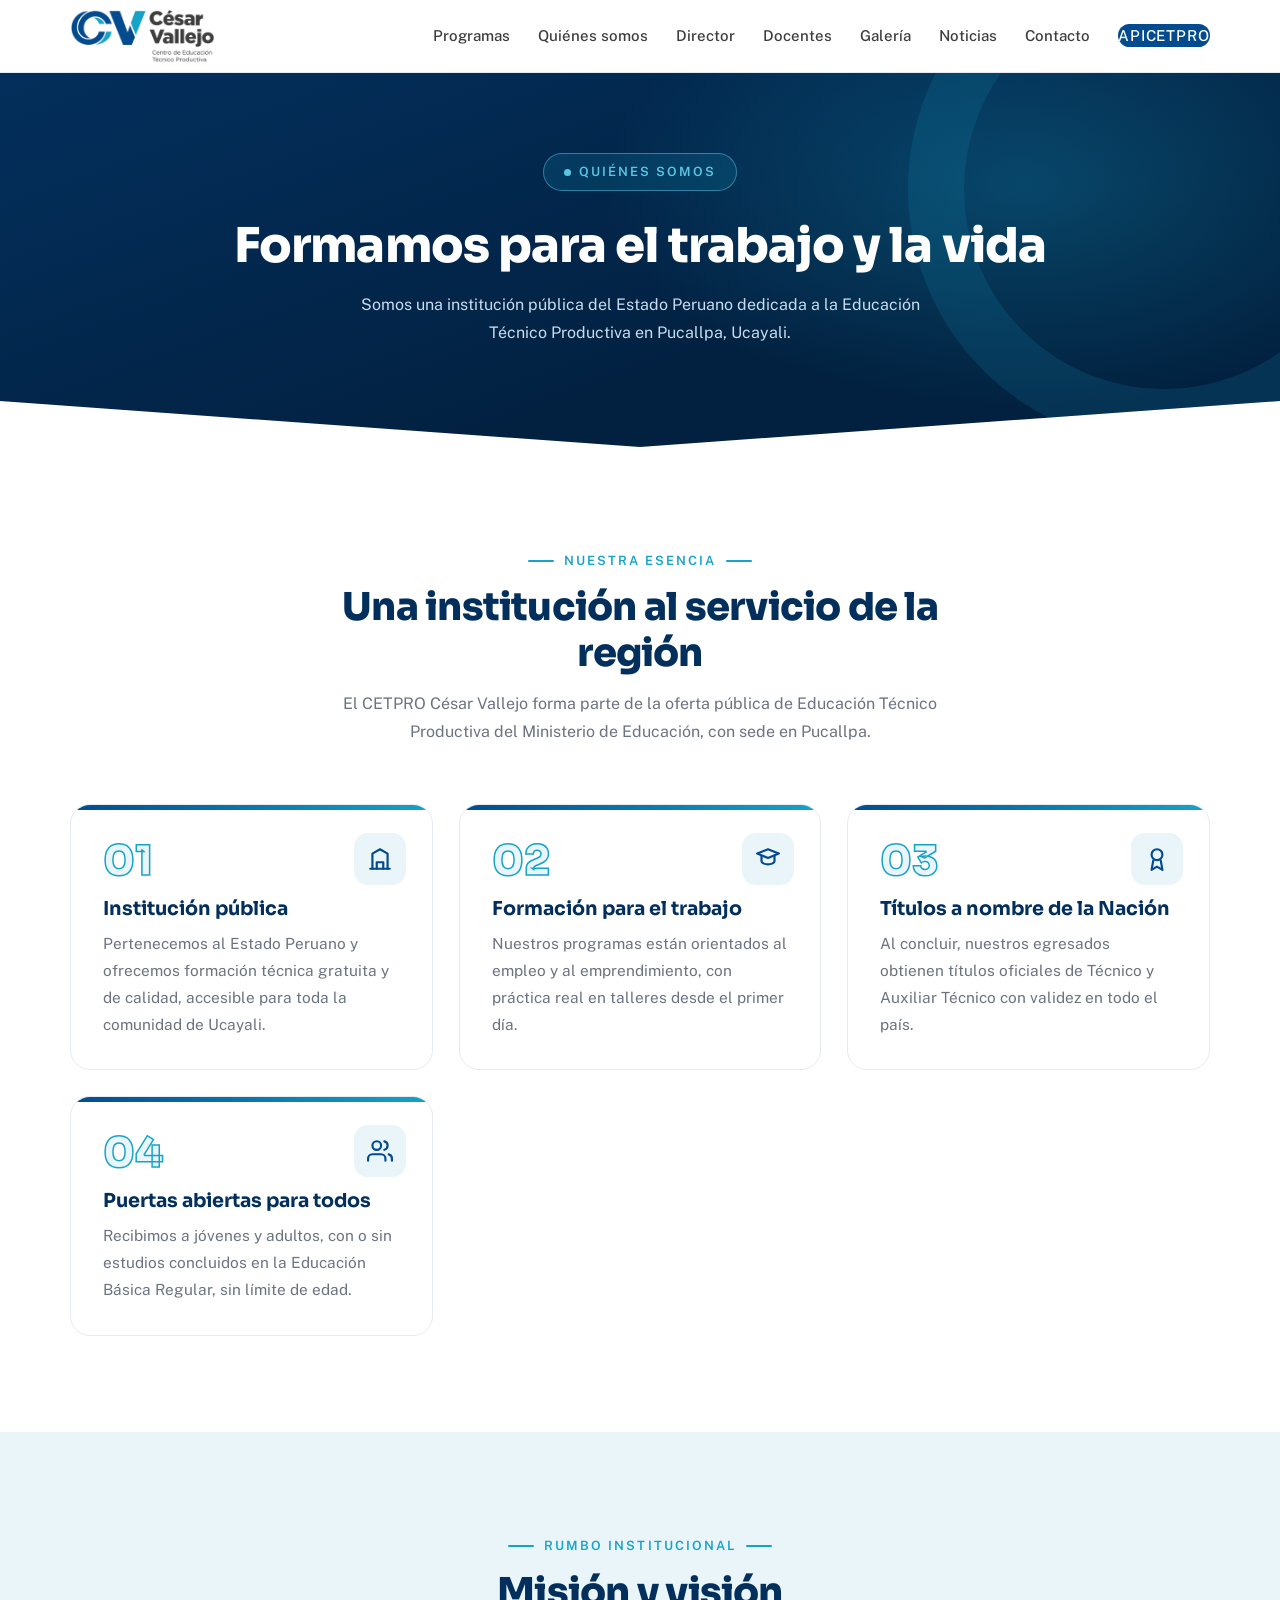
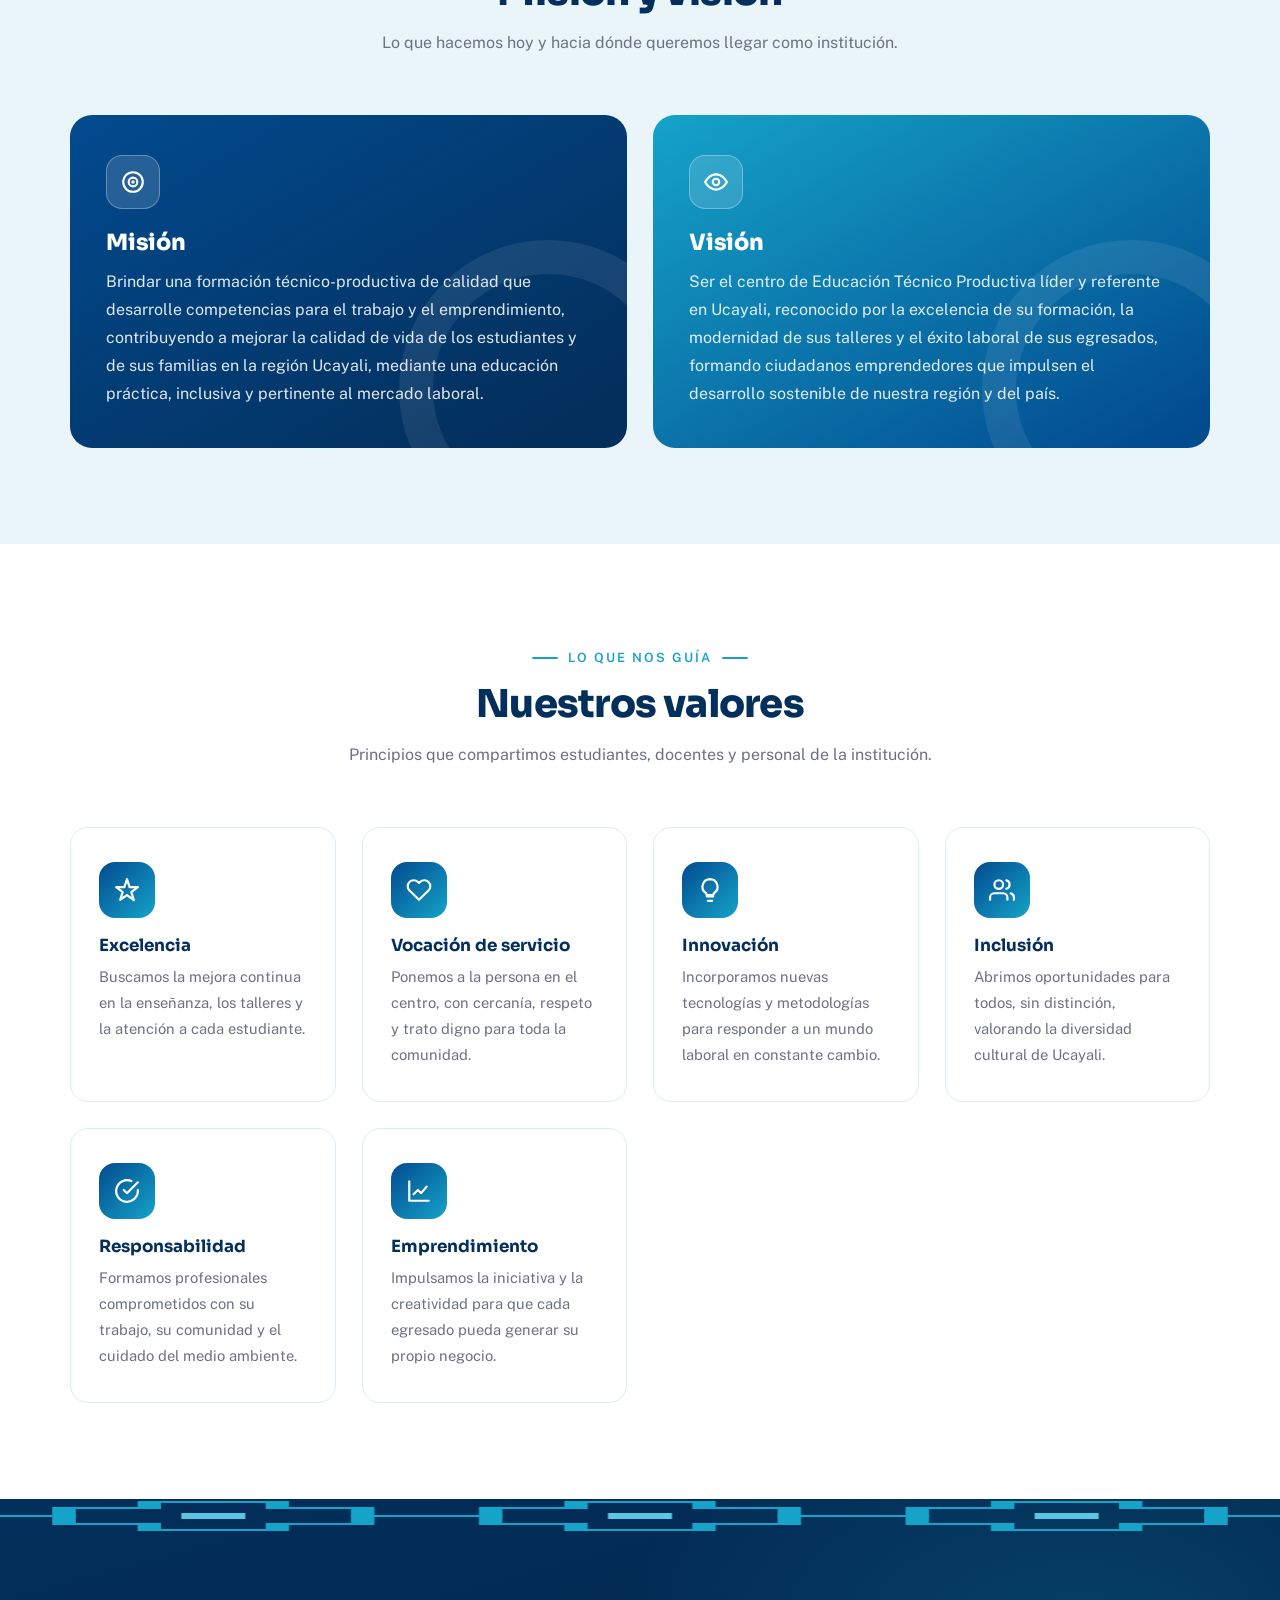
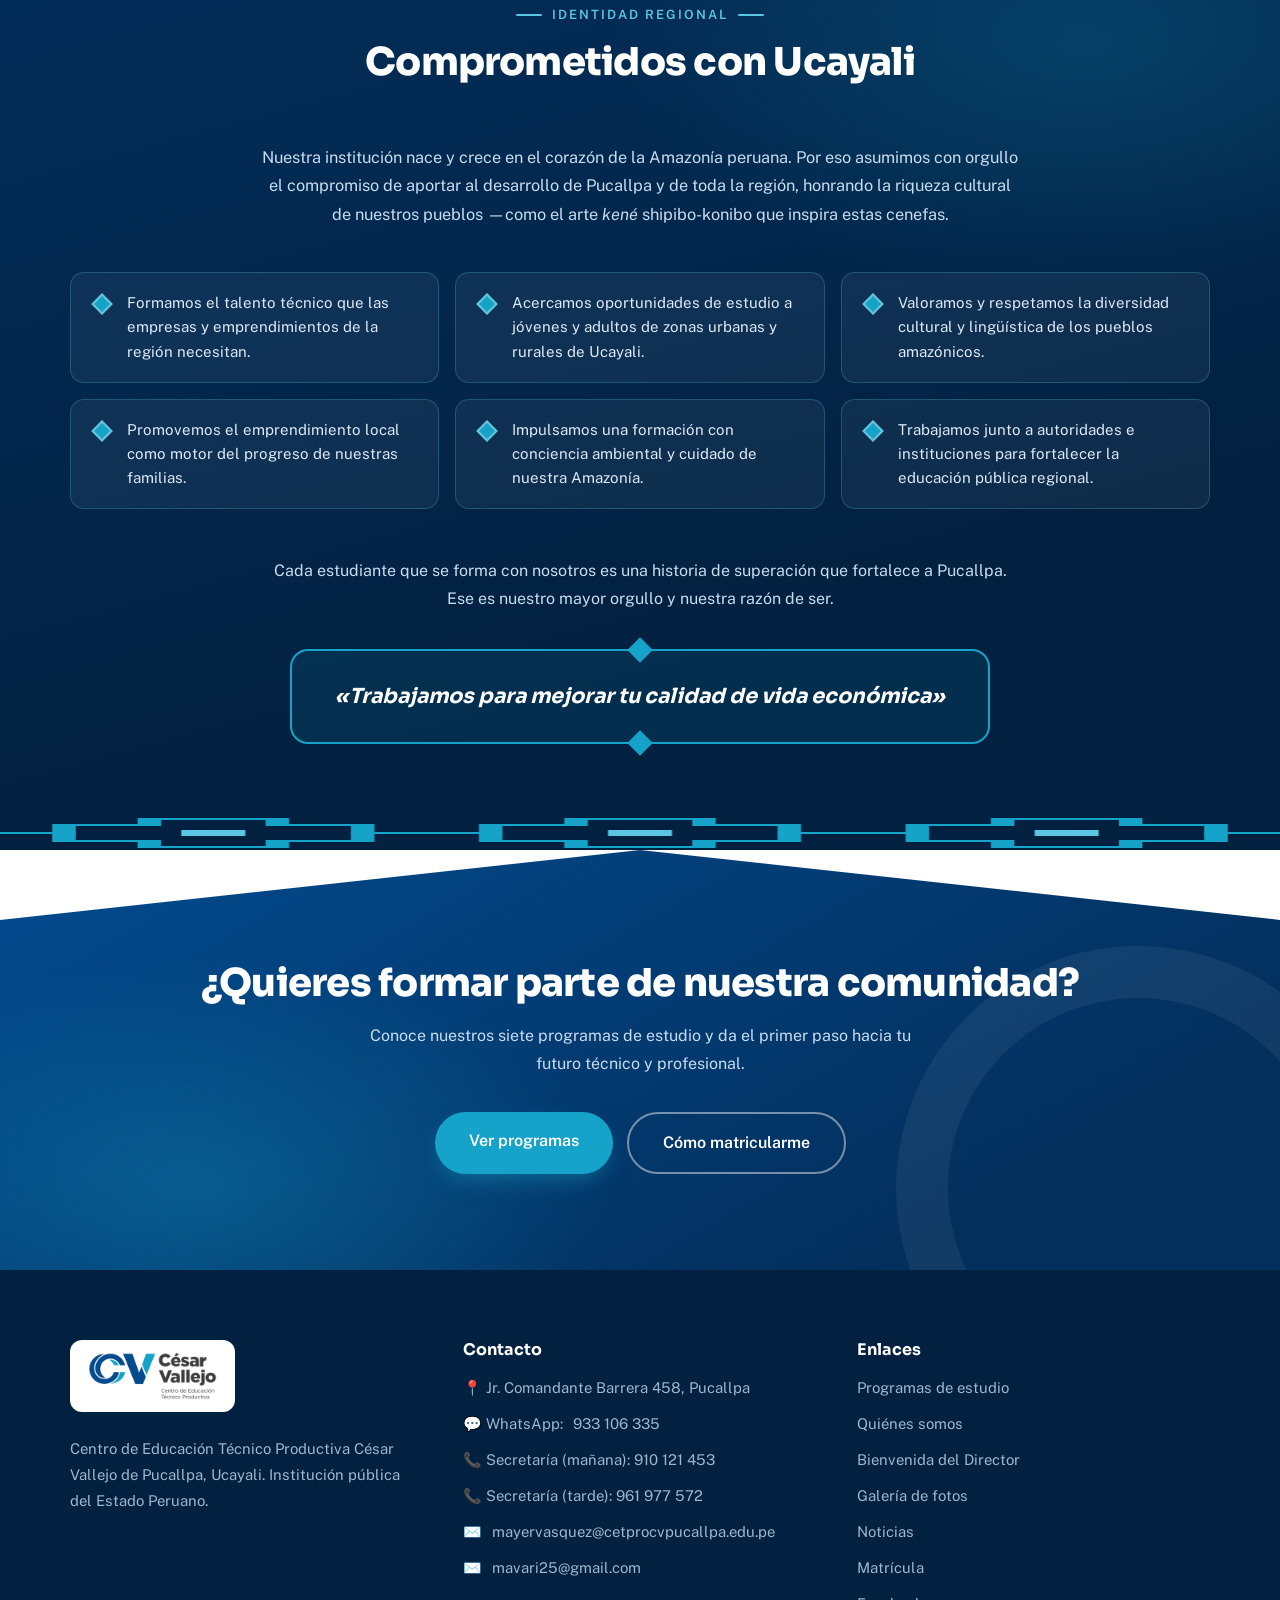
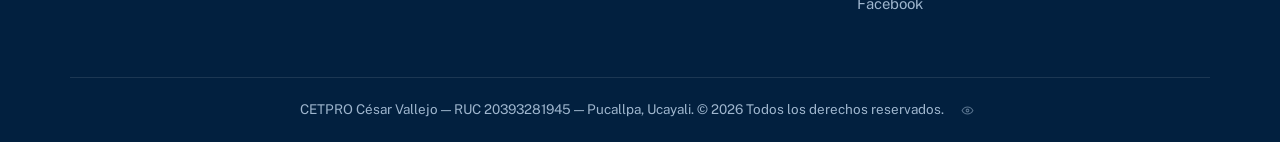
<file: nosotros.html>
<!DOCTYPE html>
<html lang="es">
<head>
<meta charset="UTF-8">
<meta name="viewport" content="width=device-width, initial-scale=1.0">
<title>Quiénes somos — CETPRO César Vallejo | Pucallpa</title>
<meta name="description" content="Conoce al CETPRO César Vallejo de Pucallpa, Ucayali: nuestra misión, visión, valores institucionales y compromiso con el desarrollo de la región.">
<link rel="preconnect" href="https://fonts.googleapis.com">
<link rel="preconnect" href="https://fonts.gstatic.com" crossorigin>
<link href="https://fonts.googleapis.com/css2?family=Sora:wght@400;600;700;800&family=Public+Sans:wght@400;500;600&display=swap" rel="stylesheet">
<link rel="stylesheet" href="estilos.css?v=4">
</head>
<body>

<!-- ==================== MENÚ ==================== -->
<header class="menu">
  <nav class="contenedor" aria-label="Menú principal">
    <a class="marca" href="index.html">
      <img class="logo-img" src="[data-uri]" alt="CETPRO César Vallejo — Centro de Educación Técnico Productiva">
    </a>
    <input type="checkbox" id="abrir-menu" class="check-menu" aria-hidden="true">
    <label for="abrir-menu" class="hamburguesa" aria-label="Abrir menú">
      <span></span><span></span><span></span>
    </label>
    <ul class="nav-links">
      <li><a href="index.html#programas">Programas</a></li>
      <li><a href="nosotros.html">Quiénes somos</a></li>
      <li><a href="director.html">Director</a></li>
      <li><a href="index.html#docentes">Docentes</a></li>
      <li><a href="galeria.html">Galería</a></li>
      <li><a href="noticias.php">Noticias</a></li>
      <li><a href="index.html#contacto">Contacto</a></li>
      <li><a class="btn-nav" href="http://190.119.37.28:8085/apicetpro/#/" target="_blank" rel="noopener">APICETPRO</a></li>
    </ul>
  </nav>
</header>

<!-- ==================== ENCABEZADO ==================== -->
<section class="hero-galeria">
  <div class="contenedor">
    <span class="etiqueta">Quiénes somos</span>
    <h1>Formamos para el trabajo y la vida</h1>
    <p>Somos una institución pública del Estado Peruano dedicada a la
       Educación Técnico Productiva en Pucallpa, Ucayali.</p>
  </div>
</section>

<!-- ==================== PILARES / IDENTIDAD ==================== -->
<section class="seccion">
  <div class="contenedor">
    <div class="encabezado-seccion revelar">
      <p class="mini">Nuestra esencia</p>
      <h2>Una institución al servicio de la región</h2>
      <p>El CETPRO César Vallejo forma parte de la oferta pública de Educación
         Técnico Productiva del Ministerio de Educación, con sede en Pucallpa.</p>
    </div>

    <div class="grilla-identidad">
      <article class="carta-identidad revelar">
        <span class="num">01</span>
        <div class="icono-id">
          <svg viewBox="0 0 24 24" fill="none" stroke-width="2" stroke-linecap="round" stroke-linejoin="round"><path d="M3 21h18"/><path d="M5 21V7l7-4 7 4v14"/><path d="M9 21v-6h6v6"/></svg>
        </div>
        <h3>Institución pública</h3>
        <p>Pertenecemos al Estado Peruano y ofrecemos formación técnica gratuita
           y de calidad, accesible para toda la comunidad de Ucayali.</p>
      </article>

      <article class="carta-identidad revelar">
        <span class="num">02</span>
        <div class="icono-id">
          <svg viewBox="0 0 24 24" fill="none" stroke-width="2" stroke-linecap="round" stroke-linejoin="round"><path d="M2 7l10-4 10 4-10 4L2 7z"/><path d="M6 9v5c0 1.5 2.7 3 6 3s6-1.5 6-3V9"/></svg>
        </div>
        <h3>Formación para el trabajo</h3>
        <p>Nuestros programas están orientados al empleo y al emprendimiento,
           con práctica real en talleres desde el primer día.</p>
      </article>

      <article class="carta-identidad revelar">
        <span class="num">03</span>
        <div class="icono-id">
          <svg viewBox="0 0 24 24" fill="none" stroke-width="2" stroke-linecap="round" stroke-linejoin="round"><circle cx="12" cy="8" r="5"/><path d="M8.5 13.5L7 22l5-3 5 3-1.5-8.5"/></svg>
        </div>
        <h3>Títulos a nombre de la Nación</h3>
        <p>Al concluir, nuestros egresados obtienen títulos oficiales de Técnico
           y Auxiliar Técnico con validez en todo el país.</p>
      </article>

      <article class="carta-identidad revelar">
        <span class="num">04</span>
        <div class="icono-id">
          <svg viewBox="0 0 24 24" fill="none" stroke-width="2" stroke-linecap="round" stroke-linejoin="round"><path d="M17 21v-2a4 4 0 0 0-4-4H5a4 4 0 0 0-4 4v2"/><circle cx="9" cy="7" r="4"/><path d="M23 21v-2a4 4 0 0 0-3-3.87"/><path d="M16 3.13a4 4 0 0 1 0 7.75"/></svg>
        </div>
        <h3>Puertas abiertas para todos</h3>
        <p>Recibimos a jóvenes y adultos, con o sin estudios concluidos en la
           Educación Básica Regular, sin límite de edad.</p>
      </article>
    </div>
  </div>
</section>

<!-- ==================== MISIÓN Y VISIÓN ==================== -->
<section class="seccion seccion-celeste">
  <div class="contenedor">
    <div class="encabezado-seccion revelar">
      <p class="mini">Rumbo institucional</p>
      <h2>Misión y visión</h2>
      <p>Lo que hacemos hoy y hacia dónde queremos llegar como institución.</p>
    </div>

    <div class="grilla-mv">
      <article class="carta-mv mision revelar">
        <div class="icono-mv">
          <svg viewBox="0 0 24 24" fill="none" stroke-width="2" stroke-linecap="round" stroke-linejoin="round"><circle cx="12" cy="12" r="9"/><circle cx="12" cy="12" r="4"/><circle cx="12" cy="12" r="0.6" fill="currentColor"/></svg>
        </div>
        <h3>Misión</h3>
        <p>Brindar una formación técnico-productiva de calidad que desarrolle
           competencias para el trabajo y el emprendimiento, contribuyendo a
           mejorar la calidad de vida de los estudiantes y de sus familias en
           la región Ucayali, mediante una educación práctica, inclusiva y
           pertinente al mercado laboral.</p>
      </article>

      <article class="carta-mv vision revelar">
        <div class="icono-mv">
          <svg viewBox="0 0 24 24" fill="none" stroke-width="2" stroke-linecap="round" stroke-linejoin="round"><path d="M2 12s3.5-7 10-7 10 7 10 7-3.5 7-10 7-10-7-10-7z"/><circle cx="12" cy="12" r="3"/></svg>
        </div>
        <h3>Visión</h3>
        <p>Ser el centro de Educación Técnico Productiva líder y referente en
           Ucayali, reconocido por la excelencia de su formación, la modernidad
           de sus talleres y el éxito laboral de sus egresados, formando
           ciudadanos emprendedores que impulsen el desarrollo sostenible de
           nuestra región y del país.</p>
      </article>
    </div>
  </div>
</section>

<!-- ==================== VALORES ==================== -->
<section class="seccion">
  <div class="contenedor">
    <div class="encabezado-seccion revelar">
      <p class="mini">Lo que nos guía</p>
      <h2>Nuestros valores</h2>
      <p>Principios que compartimos estudiantes, docentes y personal de la institución.</p>
    </div>

    <div class="grilla-razones">
      <div class="razon revelar">
        <div class="icono">
          <svg viewBox="0 0 24 24" fill="none" stroke-width="2" stroke-linecap="round" stroke-linejoin="round"><path d="M12 2l2.4 7.4H22l-6 4.6 2.3 7.4-6.3-4.6L5.7 21 8 14 2 9.4h7.6z"/></svg>
        </div>
        <h3>Excelencia</h3>
        <p>Buscamos la mejora continua en la enseñanza, los talleres y la
           atención a cada estudiante.</p>
      </div>
      <div class="razon revelar">
        <div class="icono">
          <svg viewBox="0 0 24 24" fill="none" stroke-width="2" stroke-linecap="round" stroke-linejoin="round"><path d="M20.8 4.6a5.5 5.5 0 0 0-7.8 0L12 5.6l-1-1a5.5 5.5 0 0 0-7.8 7.8l1 1L12 21l7.8-7.6 1-1a5.5 5.5 0 0 0 0-7.8z"/></svg>
        </div>
        <h3>Vocación de servicio</h3>
        <p>Ponemos a la persona en el centro, con cercanía, respeto y trato
           digno para toda la comunidad.</p>
      </div>
      <div class="razon revelar">
        <div class="icono">
          <svg viewBox="0 0 24 24" fill="none" stroke-width="2" stroke-linecap="round" stroke-linejoin="round"><path d="M9 18h6"/><path d="M10 22h4"/><path d="M12 2a7 7 0 0 0-4 12.7c.6.5 1 1.3 1 2.1h6c0-.8.4-1.6 1-2.1A7 7 0 0 0 12 2z"/></svg>
        </div>
        <h3>Innovación</h3>
        <p>Incorporamos nuevas tecnologías y metodologías para responder a un
           mundo laboral en constante cambio.</p>
      </div>
      <div class="razon revelar">
        <div class="icono">
          <svg viewBox="0 0 24 24" fill="none" stroke-width="2" stroke-linecap="round" stroke-linejoin="round"><path d="M17 21v-2a4 4 0 0 0-4-4H5a4 4 0 0 0-4 4v2"/><circle cx="9" cy="7" r="4"/><path d="M23 21v-2a4 4 0 0 0-3-3.87"/><path d="M16 3.13a4 4 0 0 1 0 7.75"/></svg>
        </div>
        <h3>Inclusión</h3>
        <p>Abrimos oportunidades para todos, sin distinción, valorando la
           diversidad cultural de Ucayali.</p>
      </div>
      <div class="razon revelar">
        <div class="icono">
          <svg viewBox="0 0 24 24" fill="none" stroke-width="2" stroke-linecap="round" stroke-linejoin="round"><path d="M22 11.08V12a10 10 0 1 1-5.93-9.14"/><path d="M22 4L12 14.01l-3-3"/></svg>
        </div>
        <h3>Responsabilidad</h3>
        <p>Formamos profesionales comprometidos con su trabajo, su comunidad y
           el cuidado del medio ambiente.</p>
      </div>
      <div class="razon revelar">
        <div class="icono">
          <svg viewBox="0 0 24 24" fill="none" stroke-width="2" stroke-linecap="round" stroke-linejoin="round"><path d="M3 3v18h18"/><path d="M7 15l4-4 3 3 5-6"/></svg>
        </div>
        <h3>Emprendimiento</h3>
        <p>Impulsamos la iniciativa y la creatividad para que cada egresado
           pueda generar su propio negocio.</p>
      </div>
    </div>
  </div>
</section>

<!-- ==================== COMPROMISO CON UCAYALI ==================== -->
<section class="compromiso">
  <svg class="cenefa-kene" viewBox="0 0 120 34" preserveAspectRatio="none" xmlns="http://www.w3.org/2000/svg" aria-hidden="true">
    <defs>
      <pattern id="kene-top" width="40" height="34" patternUnits="userSpaceOnUse">
        <g fill="none" stroke="#15A3C9" stroke-width="2.2">
          <path d="M0 17h6v-8h8v-6h12v6h8v8h6"/>
          <path d="M0 17h6v8h8v6h12v-6h8v-8h6"/>
          <rect x="17" y="14" width="6" height="6" fill="#5BC6E4" stroke="none"/>
        </g>
      </pattern>
    </defs>
    <rect width="120" height="34" fill="url(#kene-top)"/>
  </svg>

  <div class="cuerpo-compromiso">
    <div class="contenedor">
      <div class="encabezado-seccion revelar">
        <p class="mini">Identidad regional</p>
        <h2>Comprometidos con Ucayali</h2>
      </div>

      <p class="intro revelar">Nuestra institución nace y crece en el corazón de la
         Amazonía peruana. Por eso asumimos con orgullo el compromiso de aportar al
         desarrollo de Pucallpa y de toda la región, honrando la riqueza cultural de
         nuestros pueblos —como el arte <em>kené</em> shipibo-konibo que inspira estas
         cenefas.</p>

      <div class="grilla-compromisos">
        <div class="item-compromiso revelar">
          <span class="rombo"></span>
          <p>Formamos el talento técnico que las empresas y emprendimientos de la
             región necesitan.</p>
        </div>
        <div class="item-compromiso revelar">
          <span class="rombo"></span>
          <p>Acercamos oportunidades de estudio a jóvenes y adultos de zonas urbanas
             y rurales de Ucayali.</p>
        </div>
        <div class="item-compromiso revelar">
          <span class="rombo"></span>
          <p>Valoramos y respetamos la diversidad cultural y lingüística de los
             pueblos amazónicos.</p>
        </div>
        <div class="item-compromiso revelar">
          <span class="rombo"></span>
          <p>Promovemos el emprendimiento local como motor del progreso de nuestras
             familias.</p>
        </div>
        <div class="item-compromiso revelar">
          <span class="rombo"></span>
          <p>Impulsamos una formación con conciencia ambiental y cuidado de nuestra
             Amazonía.</p>
        </div>
        <div class="item-compromiso revelar">
          <span class="rombo"></span>
          <p>Trabajamos junto a autoridades e instituciones para fortalecer la
             educación pública regional.</p>
        </div>
      </div>

      <div class="cierre-compromiso revelar">
        <p>Cada estudiante que se forma con nosotros es una historia de superación
           que fortalece a Pucallpa. Ese es nuestro mayor orgullo y nuestra razón de
           ser.</p>
        <div class="lema-ucayali">«Trabajamos para mejorar tu calidad de vida económica»</div>
      </div>
    </div>
  </div>

  <svg class="cenefa-kene" viewBox="0 0 120 34" preserveAspectRatio="none" xmlns="http://www.w3.org/2000/svg" aria-hidden="true" style="transform:rotate(180deg)">
    <defs>
      <pattern id="kene-bottom" width="40" height="34" patternUnits="userSpaceOnUse">
        <g fill="none" stroke="#15A3C9" stroke-width="2.2">
          <path d="M0 17h6v-8h8v-6h12v6h8v8h6"/>
          <path d="M0 17h6v8h8v6h12v-6h8v-8h6"/>
          <rect x="17" y="14" width="6" height="6" fill="#5BC6E4" stroke="none"/>
        </g>
      </pattern>
    </defs>
    <rect width="120" height="34" fill="url(#kene-bottom)"/>
  </svg>
</section>

<!-- ==================== LLAMADO A LA ACCIÓN ==================== -->
<section class="cta">
  <div class="contenedor">
    <h2>¿Quieres formar parte de nuestra comunidad?</h2>
    <p>Conoce nuestros siete programas de estudio y da el primer paso hacia tu
       futuro técnico y profesional.</p>
    <div class="botones-hero">
      <a class="btn btn-celeste" href="index.html#programas">Ver programas</a>
      <a class="btn btn-borde" href="index.html#matricula">Cómo matricularme</a>
    </div>
  </div>
</section>


<!-- ==================== PIE DE PÁGINA ==================== -->
<footer class="pie" id="contacto">
  <div class="contenedor">
    <div class="grilla-pie">
      <div>
        <div class="placa-logo"><img src="[data-uri]" alt="CETPRO César Vallejo"></div>
        <p>Centro de Educación Técnico Productiva César Vallejo de Pucallpa,
           Ucayali. Institución pública del Estado Peruano.</p>
      </div>
      <div>
        <h3>Contacto</h3>
        <ul>
          <li>📍 Jr. Comandante Barrera 458, Pucallpa</li>
          <li>💬 WhatsApp: <a href="https://wa.me/51933106335">933 106 335</a></li>
          <li>📞 Secretaría (mañana): 910 121 453</li>
          <li>📞 Secretaría (tarde): 961 977 572</li>
          <li>✉️ <a href="mailto:mayervasquez@cetprocvpucallpa.edu.pe">mayervasquez@cetprocvpucallpa.edu.pe</a></li>
          <li>✉️ <a href="mailto:mavari25@gmail.com">mavari25@gmail.com</a></li>
        </ul>
      </div>
      <div>
        <h3>Enlaces</h3>
        <ul>
          <li><a href="index.html#programas">Programas de estudio</a></li>
          <li><a href="nosotros.html">Quiénes somos</a></li>
          <li><a href="director.html">Bienvenida del Director</a></li>
          <li><a href="galeria.html">Galería de fotos</a></li>
          <li><a href="noticias.php">Noticias</a></li>
          <li><a href="index.html#matricula">Matrícula</a></li>
          <li><a href="https://www.facebook.com/cetprocvpucallpa/" target="_blank" rel="noopener">Facebook</a></li>
        </ul>
      </div>
    </div>
    <div class="linea-final">
      CETPRO César Vallejo — RUC 20393281945 — Pucallpa, Ucayali. © 2026 Todos los derechos reservados.
      <span class="contador-visitas" id="contador" hidden>
        <svg viewBox="0 0 24 24" fill="none" stroke-width="2" stroke-linecap="round" stroke-linejoin="round"><path d="M2 12s3.5-6.5 10-6.5S22 12 22 12s-3.5 6.5-10 6.5S2 12 2 12z"/><circle cx="12" cy="12" r="2.5"/></svg>
        <span class="cifra"></span>
      </span>
    </div>
  </div>
</footer>

<script>
const obs = new IntersectionObserver((es) => {
  es.forEach(e => { if (e.isIntersecting){ e.target.classList.add('visible'); obs.unobserve(e.target); } });
}, { threshold: .1 });
document.querySelectorAll('.revelar').forEach(el => obs.observe(el));

/* Contador de visitas propio (guardado en tu hosting, sin servicios externos). */
(function(){
  const caja = document.getElementById('contador');
  if(!caja) return;
  fetch('contador.php')
    .then(r => r.json())
    .then(d => {
      if(d && typeof d.value === 'number'){
        caja.querySelector('.cifra').textContent = d.value.toLocaleString('es-PE') + ' visitas';
        caja.hidden = false;
      }
    })
    .catch(() => {});
})();
</script>

</body>
</html>
</file>
<file: estilos.css>
/* ============================================================
   PALETA INSTITUCIONAL — colores del logo
   Cambia un color aquí y se actualiza en toda la página
   ============================================================ */
:root{
  --azul:       #024B8F;
  --azul-osc:   #032F5C;
  --azul-noche: #02203F;
  --celeste:    #15A3C9;
  --celeste-cl: #5BC6E4;
  --gris:       #3D3D3D;
  --gris-suave: #6B7280;
  --celeste-bg: #EAF5FA;
  --crema:      #F7FAFC;
  --blanco:     #FFFFFF;
  --f-display: 'Sora', sans-serif;
  --f-texto:   'Public Sans', sans-serif;
  --sombra: 0 18px 40px -12px rgba(2,75,143,.18);
}

*{ margin:0; padding:0; box-sizing:border-box; }
html{ scroll-behavior:smooth; }
body{
  font-family: var(--f-texto);
  color: var(--gris);
  line-height: 1.75;
  background: var(--blanco);
  overflow-x: hidden;
}
img{ max-width:100%; display:block; }
h1,h2,h3{ font-family: var(--f-display); line-height:1.2; }
.contenedor{ width:min(1140px, 92%); margin-inline:auto; }

/* Animación de aparición al hacer scroll */
.revelar{ opacity:0; transform: translateY(26px); transition: opacity .7s ease, transform .7s ease; }
.revelar.visible{ opacity:1; transform:none; }

/* ============================================================
   MENÚ SUPERIOR
   ============================================================ */
.menu{
  position:sticky; top:0; z-index:100;
  background: rgba(255,255,255,.92);
  backdrop-filter: blur(10px);
  border-bottom:1px solid #E5EBF1;
}
.menu .contenedor{
  display:flex; align-items:center; justify-content:space-between;
  min-height:72px; gap:16px;
}
.marca{ display:flex; align-items:center; gap:12px; text-decoration:none; }
.marca img.logo-img{ height:54px; width:auto; }
.logo-cv{
  width:44px; height:44px; border-radius:12px;
  background: linear-gradient(135deg, var(--azul), var(--celeste));
  color:#fff; display:flex; align-items:center; justify-content:center;
  font-family:var(--f-display); font-weight:800; font-size:1.05rem;
  letter-spacing:-.03em;
}
.marca .nombre{ line-height:1.2; }
.marca .nombre strong{
  display:block; font-family:var(--f-display); font-weight:700;
  color:var(--azul); font-size:1rem;
}
.marca .nombre small{ color:var(--gris-suave); font-size:.72rem; letter-spacing:.05em; }

.nav-links{ display:flex; align-items:center; gap:28px; list-style:none; }
.nav-links a{
  text-decoration:none; color:var(--gris); font-weight:500; font-size:.94rem;
  position:relative; padding:4px 0; transition:color .2s;
}
.nav-links a:not(.btn-nav)::after{
  content:""; position:absolute; left:0; bottom:-2px; width:0; height:2px;
  background:var(--celeste); transition:width .25s;
}
.nav-links a:hover{ color:var(--azul); }
.nav-links a:not(.btn-nav):hover::after{ width:100%; }
.nav-links a:focus-visible{ outline:2px solid var(--celeste); outline-offset:4px; border-radius:2px; }
.btn-nav{
  background:var(--azul); color:#fff !important;
  padding:11px 26px; border-radius:100px; transition:background .2s, transform .15s;
  font-size:.88rem; font-weight:600; letter-spacing:.06em;
  white-space:nowrap; line-height:1;
  display:inline-flex; align-items:center;
}
.btn-nav:hover{ background:var(--celeste); transform:translateY(-1px); }

.check-menu{ display:none; }
.hamburguesa{ display:none; cursor:pointer; width:30px; height:22px; position:relative; z-index:110; }
.hamburguesa span{
  position:absolute; left:0; width:100%; height:3px; background:var(--azul);
  border-radius:2px; transition:.25s;
}
.hamburguesa span:nth-child(1){ top:0; }
.hamburguesa span:nth-child(2){ top:9px; }
.hamburguesa span:nth-child(3){ top:18px; }

/* ============================================================
   BANNER PRINCIPAL — formas geométricas de la "C" y la "V"
   ============================================================ */
.hero{
  position:relative;
  background:
    radial-gradient(900px 500px at 85% 20%, rgba(21,163,201,.28), transparent 60%),
    linear-gradient(160deg, var(--azul-osc) 0%, var(--azul-noche) 70%);
  color:#fff;
  padding:110px 0 150px;
  clip-path: polygon(0 0, 100% 0, 100% calc(100% - 70px), 50% 100%, 0 calc(100% - 70px));
  overflow:hidden;
}
/* La "C": anillo translúcido */
.hero::before{
  content:""; position:absolute; right:-140px; top:-120px;
  width:460px; height:460px; border-radius:50%;
  border:64px solid rgba(21,163,201,.16);
}
/* La "V": trazo diagonal */
.hero::after{
  content:""; position:absolute; left:-80px; bottom:-40px;
  width:380px; height:380px;
  background: linear-gradient(135deg, rgba(21,163,201,.14), transparent 65%);
  clip-path: polygon(0 0, 55% 0, 100% 100%, 45% 100%);
}
.hero .contenedor{ position:relative; z-index:2; max-width:820px; text-align:center; }
.etiqueta{
  display:inline-flex; align-items:center; gap:8px;
  background:rgba(21,163,201,.16); border:1px solid rgba(91,198,228,.5);
  color:var(--celeste-cl); font-size:.8rem; font-weight:600;
  letter-spacing:.16em; text-transform:uppercase;
  padding:7px 20px; border-radius:100px; margin-bottom:26px;
}
.etiqueta::before{ content:""; width:7px; height:7px; border-radius:50%; background:var(--celeste-cl); }
.hero h1{
  font-size:clamp(2.2rem, 5.4vw, 3.6rem);
  font-weight:800; letter-spacing:-.02em;
}
.hero h1 em{
  font-style:normal; color:var(--celeste-cl); position:relative; white-space:nowrap;
}
.hero h1 em::after{
  content:""; position:absolute; left:0; right:0; bottom:6px; height:12px;
  background:rgba(21,163,201,.28); z-index:-1; border-radius:3px;
}
.hero p{
  max-width:640px; margin:22px auto 36px;
  font-size:1.08rem; color:#C9DCEF;
}
.botones-hero{ display:flex; justify-content:center; gap:14px; flex-wrap:wrap; }
.btn{
  display:inline-block; font-weight:600; text-decoration:none;
  padding:15px 34px; border-radius:100px; font-size:1rem;
  transition:transform .15s, background .2s, box-shadow .2s;
}
.btn:active{ transform:scale(.97); }
.btn-celeste{ background:var(--celeste); color:#fff; box-shadow:0 10px 24px -8px rgba(21,163,201,.55); }
.btn-celeste:hover{ background:#0F8FB2; transform:translateY(-2px); }
.btn-borde{ border:2px solid rgba(255,255,255,.45); color:#fff; }
.btn-borde:hover{ border-color:#fff; background:rgba(255,255,255,.08); transform:translateY(-2px); }

/* ============================================================
   FRANJA DE DATOS — se superpone al banner
   ============================================================ */
.datos{
  position:relative; z-index:5;
  margin-top:-64px;
}
.datos .caja{
  background:#fff; border-radius:20px; box-shadow:var(--sombra);
  display:grid; grid-template-columns:repeat(auto-fit, minmax(200px,1fr));
  overflow:hidden; border:1px solid #E5EBF1;
}
.dato{
  padding:30px 26px; text-align:center; position:relative;
}
.dato + .dato::before{
  content:""; position:absolute; left:0; top:24%; height:52%; width:1px; background:#E5EBF1;
}
.dato strong{
  display:block; font-family:var(--f-display); font-weight:800;
  font-size:2rem; color:var(--azul); letter-spacing:-.02em;
}
.dato span{ font-size:.9rem; color:var(--gris-suave); }

/* ============================================================
   SECCIONES
   ============================================================ */
.seccion{ padding:96px 0; }
.seccion-celeste{ background:var(--celeste-bg); }
.encabezado-seccion{ max-width:660px; margin:0 auto 58px; text-align:center; }
.encabezado-seccion .mini{
  display:inline-flex; align-items:center; gap:10px;
  color:var(--celeste); font-weight:600; letter-spacing:.16em;
  text-transform:uppercase; font-size:.8rem;
}
.encabezado-seccion .mini::before,
.encabezado-seccion .mini::after{
  content:""; width:26px; height:2px; background:var(--celeste); border-radius:2px;
}
.encabezado-seccion h2{
  color:var(--azul-osc); font-weight:800;
  font-size:clamp(1.7rem, 3.6vw, 2.4rem); letter-spacing:-.02em;
  margin:12px 0 14px;
}
.encabezado-seccion > p{ color:var(--gris-suave); }

/* ============================================================
   TARJETAS DE PROGRAMAS
   ============================================================ */
.grilla-programas{
  display:grid; grid-template-columns:repeat(auto-fit, minmax(300px,1fr));
  gap:28px;
}
.tarjeta{
  background:#fff; border:1px solid #E5EBF1; border-radius:18px;
  overflow:hidden; display:flex; flex-direction:column;
  transition:transform .25s, box-shadow .25s, border-color .25s;
}
.tarjeta:hover{
  transform:translateY(-8px);
  box-shadow:var(--sombra);
  border-color:rgba(21,163,201,.5);
}
/* Zona de imagen: reemplaza el div por <img class="foto" src="img/....jpg" alt="..."> */
.foto{
  aspect-ratio:16/9; width:100%; object-fit:cover;
  background:linear-gradient(140deg, var(--azul) 0%, var(--azul-osc) 55%, var(--celeste) 130%);
  display:flex; align-items:center; justify-content:center; position:relative;
}
.foto svg{ width:58px; height:58px; stroke:rgba(255,255,255,.9); }
.foto img{
  position:absolute; inset:0; width:100%; height:100%; object-fit:cover;
  transition:transform .4s;
}
.tarjeta:hover .foto img{ transform:scale(1.05); }
.numero{
  z-index:2;
  position:absolute; top:14px; left:14px;
  backdrop-filter: blur(4px); background:rgba(2,47,92,.45);
  background:rgba(255,255,255,.14); border:1px solid rgba(255,255,255,.35);
  color:#fff; font-family:var(--f-display); font-weight:700; font-size:.8rem;
  padding:4px 12px; border-radius:100px; letter-spacing:.08em;
}
.tarjeta .cuerpo{ padding:26px 28px 30px; display:flex; flex-direction:column; gap:10px; flex:1; }
.tarjeta h3{ color:var(--azul-osc); font-size:1.18rem; font-weight:700; letter-spacing:-.01em; }
.tarjeta .cuerpo p{ font-size:.95rem; color:var(--gris-suave); }
.duracion{
  align-self:flex-start;
  font-size:.75rem; font-weight:600; letter-spacing:.05em;
  color:var(--azul); background:var(--celeste-bg);
  padding:4px 12px; border-radius:100px;
}
.modulos{
  list-style:none; margin:2px 0 6px; padding:0;
}
.modulos li{
  position:relative; padding-left:24px; margin-bottom:8px;
  font-size:.88rem; color:var(--gris-suave); line-height:1.55;
  text-wrap:pretty;
}
.modulos li::before{
  content:"✓"; position:absolute; left:0; top:0;
  color:var(--celeste); font-weight:700;
}
.enlace{
  color:var(--celeste); font-weight:600; text-decoration:none; font-size:.94rem;
  display:inline-flex; align-items:center; gap:6px;
  margin-top:auto;
}
.enlace::after{ content:"→"; transition:transform .2s; }
.enlace:hover::after{ transform:translateX(5px); }
.nota-titulos{
  text-align:center; margin-top:40px; font-size:.96rem; color:var(--gris-suave);
}
.nota-titulos strong{ color:var(--azul); }

/* ============================================================
   POR QUÉ ELEGIRNOS
   ============================================================ */
.grilla-razones{
  display:grid; grid-template-columns:repeat(auto-fit, minmax(240px,1fr)); gap:26px;
}
.razon{
  background:#fff; border-radius:18px; padding:34px 28px;
  border:1px solid #DCEAF2;
  transition:transform .25s, box-shadow .25s;
}
.razon:hover{ transform:translateY(-6px); box-shadow:var(--sombra); }
.razon .icono{
  width:56px; height:56px; border-radius:16px;
  background:linear-gradient(135deg, var(--azul), var(--celeste));
  display:flex; align-items:center; justify-content:center; margin-bottom:18px;
}
.razon .icono svg{ width:26px; height:26px; stroke:#fff; }
.razon h3{ color:var(--azul-osc); font-size:1.05rem; font-weight:700; margin-bottom:8px; }
.razon p{ font-size:.92rem; color:var(--gris-suave); }

/* ============================================================
   DOCENTES
   ============================================================ */
.foto-equipo{ max-width: 940px; margin-inline: auto; }
.marco-equipo{
  aspect-ratio: 21/9; width:100%;
  border-radius: 22px;
  background: linear-gradient(140deg, var(--azul) 0%, var(--azul-osc) 55%, var(--celeste) 140%);
  display:flex; flex-direction:column; align-items:center; justify-content:center; gap:14px;
  color: rgba(255,255,255,.92); font-size: 1rem; font-weight: 500;
  object-fit: cover;
  box-shadow: var(--sombra);
  border: 6px solid #fff;
  outline: 1px solid #E5EBF1;
}
.marco-equipo svg{ width:64px; height:64px; stroke:rgba(255,255,255,.85); }
img.marco-equipo{ aspect-ratio:auto; height:auto; }
.leyenda-equipo{
  text-align:center; margin-top:22px; color:var(--gris-suave);
  font-size:.97rem; max-width:640px; margin-inline:auto;
}

/* ============================================================
   LLAMADO A LA ACCIÓN
   ============================================================ */
.cta{
  position:relative;
  background:
    radial-gradient(700px 380px at 15% 80%, rgba(21,163,201,.3), transparent 60%),
    linear-gradient(150deg, var(--azul) 0%, var(--azul-osc) 80%);
  color:#fff; text-align:center;
  padding:110px 0 96px;
  clip-path:polygon(0 70px, 50% 0, 100% 70px, 100% 100%, 0 100%);
  overflow:hidden;
}
.cta::before{
  content:""; position:absolute; right:-100px; bottom:-160px;
  width:380px; height:380px; border-radius:50%;
  border:52px solid rgba(255,255,255,.06);
}
.cta h2{ font-size:clamp(1.7rem, 3.6vw, 2.4rem); font-weight:800; letter-spacing:-.02em; margin-bottom:16px; }
.cta p{ max-width:560px; margin:0 auto 34px; color:#C9DCEF; }
.cta .contenedor{ position:relative; z-index:2; }

/* ============================================================
   PIE DE PÁGINA
   ============================================================ */
.pie{ background:var(--azul-noche); color:#9FB6CE; padding:70px 0 0; font-size:.93rem; }
.grilla-pie{
  display:grid; grid-template-columns:repeat(auto-fit, minmax(230px,1fr));
  gap:40px; padding-bottom:50px;
}
.pie h3{ color:#fff; font-size:1rem; font-weight:700; margin-bottom:16px; }
.pie ul{ list-style:none; }
.pie li{ margin-bottom:10px; display:flex; gap:10px; align-items:flex-start; }
.pie a{ color:#9FB6CE; text-decoration:none; transition:color .2s; }
.pie a:hover{ color:var(--celeste-cl); }
.placa-logo{
  background:#fff; display:inline-block; padding:12px 18px;
  border-radius:12px; margin-bottom:16px;
}
.placa-logo img{ height:48px; width:auto; }
.linea-final{
  border-top:1px solid rgba(255,255,255,.1);
  text-align:center; padding:20px 0; font-size:.84rem;
}

/* ============================================================
   RESPONSIVE
   ============================================================ */
@media (max-width: 860px){
  .hamburguesa{ display:block; }
  .nav-links{
    position:absolute; top:72px; left:0; right:0;
    background:#fff; flex-direction:column; align-items:stretch; gap:0;
    max-height:0; overflow:hidden; transition:max-height .3s ease;
    border-bottom:1px solid #E5EBF1;
  }
  .nav-links a{ display:block; padding:16px 5%; }
  .nav-links a:not(.btn-nav)::after{ display:none; }
  .btn-nav{ border-radius:0; text-align:center; }
  .check-menu:checked ~ .nav-links{ max-height:460px; }
  .check-menu:checked ~ .hamburguesa span:nth-child(1){ top:9px; transform:rotate(45deg); }
  .check-menu:checked ~ .hamburguesa span:nth-child(2){ opacity:0; }
  .check-menu:checked ~ .hamburguesa span:nth-child(3){ top:9px; transform:rotate(-45deg); }

  .hero{ padding:84px 0 130px; }
  .seccion{ padding:70px 0; }
  .datos .caja{ grid-template-columns:1fr 1fr; }
  .dato:nth-child(odd)::before{ display:none; }
}
@media (max-width: 480px){
  .datos .caja{ grid-template-columns:1fr; }
  .dato + .dato::before{ display:none; }
  .dato + .dato{ border-top:1px solid #E5EBF1; }
}
@media (prefers-reduced-motion: reduce){
  *{ transition:none !important; animation:none !important; scroll-behavior:auto; }
  .revelar{ opacity:1; transform:none; }
}

/* ============================================================
   PÁGINA DE GALERÍA
   ============================================================ */
.hero-galeria{
  position:relative;
  background:
    radial-gradient(700px 380px at 80% 30%, rgba(21,163,201,.28), transparent 60%),
    linear-gradient(160deg, var(--azul-osc) 0%, var(--azul-noche) 70%);
  color:#fff; text-align:center;
  padding:80px 0 100px;
  clip-path: polygon(0 0, 100% 0, 100% calc(100% - 46px), 50% 100%, 0 calc(100% - 46px));
  overflow:hidden;
}
.hero-galeria::before{
  content:""; position:absolute; right:-140px; top:-140px;
  width:400px; height:400px; border-radius:50%;
  border:56px solid rgba(21,163,201,.14);
}
.hero-galeria .contenedor{ position:relative; z-index:2; }
.hero-galeria h1{
  font-size:clamp(2rem, 4.6vw, 3rem); font-weight:800; letter-spacing:-.02em;
}
.hero-galeria p{ max-width:600px; margin:16px auto 0; color:#C9DCEF; }

/* Filtros por categoría */
.filtros{
  display:flex; justify-content:center; flex-wrap:wrap; gap:10px;
  margin-bottom:44px;
}
.filtro{
  font-family:var(--f-texto); font-size:.92rem; font-weight:600;
  color:var(--azul); background:#fff; border:1.5px solid #D5E4EF;
  padding:9px 22px; border-radius:100px; cursor:pointer;
  transition:background .2s, color .2s, border-color .2s, transform .15s;
}
.filtro:hover{ border-color:var(--celeste); transform:translateY(-1px); }
.filtro.activo{ background:var(--azul); color:#fff; border-color:var(--azul); }

/* Mosaico de fotos */
.grilla-galeria{
  display:grid;
  grid-template-columns:repeat(auto-fill, minmax(280px, 1fr));
  gap:18px;
}
.item-galeria{
  position:relative; border-radius:16px; overflow:hidden;
  aspect-ratio:4/3; cursor:pointer; border:1px solid #E5EBF1;
  background:linear-gradient(140deg, var(--azul) 0%, var(--azul-osc) 55%, var(--celeste) 140%);
  display:flex; align-items:center; justify-content:center;
  transition:transform .25s, box-shadow .25s;
}
.item-galeria:hover{ transform:translateY(-5px); box-shadow:var(--sombra); }
.item-galeria img{
  position:absolute; inset:0; width:100%; height:100%; object-fit:cover;
  transition:transform .4s;
}
.item-galeria:hover img{ transform:scale(1.06); }
.item-galeria .marcador{
  color:rgba(255,255,255,.9); font-size:.9rem; font-weight:500;
  text-align:center; padding:0 18px;
}
.item-galeria .pie-foto{
  position:absolute; left:0; right:0; bottom:0; z-index:2;
  background:linear-gradient(transparent, rgba(2,32,63,.85));
  color:#fff; font-size:.88rem; font-weight:500;
  padding:26px 16px 12px; opacity:0; transition:opacity .25s;
}
.item-galeria:hover .pie-foto{ opacity:1; }
.item-galeria.oculto{ display:none; }

/* Visor de foto ampliada (lightbox) */
.visor{
  position:fixed; inset:0; z-index:200;
  background:rgba(2,32,63,.92);
  display:none; align-items:center; justify-content:center;
  padding:4vh 4vw;
}
.visor.abierto{ display:flex; }
.visor img{
  max-width:100%; max-height:88vh; border-radius:12px;
  box-shadow:0 30px 80px rgba(0,0,0,.5);
}
.visor .cerrar{
  position:absolute; top:20px; right:26px;
  background:none; border:none; color:#fff; font-size:2.2rem;
  cursor:pointer; line-height:1; font-family:var(--f-texto);
}
.visor .leyenda-visor{
  position:absolute; bottom:22px; left:0; right:0;
  text-align:center; color:#C9DCEF; font-size:.95rem;
}


/* ============================================================
   PÁGINA BIENVENIDA DEL DIRECTOR
   ============================================================ */
.bloque-director{
  display:grid; grid-template-columns: 340px 1fr; gap:48px;
  align-items:start;
}
.retrato-director{
  position:relative;
}
.retrato-director::before{
  content:""; position:absolute; inset:14px -14px -14px 14px;
  border-radius:22px; background:var(--celeste-bg);
  border:2px solid rgba(21,163,201,.35); z-index:0;
}
.retrato-director img,
.retrato-director .marcador-foto{
  position:relative; z-index:1;
  width:100%; aspect-ratio:3/4; object-fit:cover;
  border-radius:22px; box-shadow:var(--sombra);
  border:6px solid #fff; outline:1px solid #E5EBF1;
}
.retrato-director .marcador-foto{
  background:linear-gradient(140deg, var(--azul) 0%, var(--azul-osc) 55%, var(--celeste) 140%);
  display:flex; flex-direction:column; align-items:center; justify-content:center; gap:12px;
  color:rgba(255,255,255,.9); font-size:.95rem; font-weight:500; text-align:center; padding:20px;
}
.retrato-director .marcador-foto svg{ width:56px; height:56px; stroke:rgba(255,255,255,.85); }
.pie-retrato{
  position:relative; z-index:1; text-align:center; margin-top:18px;
}
.pie-retrato strong{
  display:block; font-family:var(--f-display); font-weight:700;
  color:var(--azul-osc); font-size:1.05rem;
}
.pie-retrato span{ font-size:.88rem; color:var(--celeste); font-weight:600; }

.mensaje-director h2{
  color:var(--azul-osc); font-weight:800; letter-spacing:-.02em;
  font-size:clamp(1.5rem, 3vw, 2rem); margin-bottom:18px;
}
.mensaje-director p{ margin-bottom:16px; color:var(--gris); }
.mensaje-director .lema{
  margin:26px 0; padding:20px 26px;
  background:var(--celeste-bg); border-left:4px solid var(--celeste);
  border-radius:0 14px 14px 0;
  font-family:var(--f-display); font-weight:600; font-size:1.08rem;
  color:var(--azul-osc); font-style:italic;
}
.firma-director{
  margin-top:26px; padding-top:20px; border-top:1px solid #E5EBF1;
}
.firma-director strong{
  display:block; font-family:var(--f-display); color:var(--azul-osc); font-size:1rem;
}
.firma-director span{ font-size:.88rem; color:var(--gris-suave); }

/* Video del director */
.marco-video{
  max-width:880px; margin-inline:auto;
  aspect-ratio:16/9; width:100%;
  border-radius:22px; overflow:hidden;
  background:linear-gradient(140deg, var(--azul-osc) 0%, var(--azul-noche) 60%, var(--azul) 140%);
  display:flex; flex-direction:column; align-items:center; justify-content:center; gap:16px;
  color:rgba(255,255,255,.92); font-size:1rem; font-weight:500;
  box-shadow:var(--sombra); border:6px solid #fff; outline:1px solid #E5EBF1;
}
.marco-video .circulo-play{
  width:82px; height:82px; border-radius:50%;
  background:rgba(21,163,201,.25); border:2px solid var(--celeste-cl);
  display:flex; align-items:center; justify-content:center;
}
.marco-video .circulo-play svg{ width:32px; height:32px; fill:#fff; margin-left:5px; }
.marco-video video, .marco-video iframe{
  width:100%; height:100%; object-fit:cover; border:none;
}

@media (max-width: 820px){
  .bloque-director{ grid-template-columns:1fr; gap:36px; }
  .retrato-director{ max-width:320px; margin-inline:auto; }
}


/* ============================================================
   PÁGINA QUIÉNES SOMOS (misión y visión)
   ============================================================ */
.grilla-identidad{
  display:grid; grid-template-columns:repeat(auto-fit, minmax(300px, 1fr));
  gap:26px;
}
.carta-identidad{
  position:relative; background:#fff; border:1px solid #E5EBF1;
  border-radius:20px; padding:36px 32px 32px; overflow:hidden;
  transition:transform .25s, box-shadow .25s;
}
.carta-identidad:hover{ transform:translateY(-6px); box-shadow:var(--sombra); }
.carta-identidad::before{
  content:""; position:absolute; top:0; left:0; right:0; height:5px;
  background:linear-gradient(90deg, var(--azul), var(--celeste));
}
.carta-identidad .num{
  font-family:var(--f-display); font-weight:800; font-size:2.6rem;
  color:var(--celeste-bg); -webkit-text-stroke:1.5px var(--celeste);
  line-height:1; margin-bottom:14px; display:block;
}
.carta-identidad .icono-id{
  position:absolute; top:28px; right:26px;
  width:52px; height:52px; border-radius:14px;
  background:var(--celeste-bg);
  display:flex; align-items:center; justify-content:center;
}
.carta-identidad .icono-id svg{ width:26px; height:26px; stroke:var(--azul); }
.carta-identidad h3{
  color:var(--azul-osc); font-size:1.2rem; font-weight:700; margin-bottom:10px;
}
.carta-identidad p{ font-size:.96rem; color:var(--gris-suave); }

/* Misión y visión */
.grilla-mv{
  display:grid; grid-template-columns:repeat(auto-fit, minmax(320px, 1fr));
  gap:26px;
}
.carta-mv{
  border-radius:22px; padding:40px 36px; color:#fff; position:relative; overflow:hidden;
}
.carta-mv.mision{
  background:linear-gradient(150deg, var(--azul) 0%, var(--azul-osc) 90%);
}
.carta-mv.vision{
  background:linear-gradient(150deg, var(--celeste) 0%, var(--azul) 95%);
}
.carta-mv::after{
  content:""; position:absolute; right:-70px; bottom:-90px;
  width:230px; height:230px; border-radius:50%;
  border:34px solid rgba(255,255,255,.08);
}
.carta-mv .icono-mv{
  width:54px; height:54px; border-radius:16px;
  background:rgba(255,255,255,.14); border:1px solid rgba(255,255,255,.3);
  display:flex; align-items:center; justify-content:center; margin-bottom:20px;
}
.carta-mv .icono-mv svg{ width:26px; height:26px; stroke:#fff; }
.carta-mv h3{
  font-size:1.4rem; font-weight:800; margin-bottom:12px; letter-spacing:-.01em;
}
.carta-mv p{ color:rgba(255,255,255,.88); position:relative; z-index:1; }


/* ============================================================
   COMPROMISO CON UCAYALI — con cenefas inspiradas en el kené
   (diseño geométrico shipibo-konibo de Ucayali)
   ============================================================ */
.compromiso{
  position:relative;
  background:
    radial-gradient(800px 420px at 85% 15%, rgba(21,163,201,.2), transparent 60%),
    linear-gradient(165deg, var(--azul-osc) 0%, var(--azul-noche) 75%);
  color:#fff;
  padding:0;
}
.cenefa-kene{
  display:block; width:100%; height:34px;
}
.compromiso .cuerpo-compromiso{ padding:64px 0 72px; }
.compromiso .encabezado-seccion h2{ color:#fff; }
.compromiso .encabezado-seccion .mini{ color:var(--celeste-cl); }
.compromiso .encabezado-seccion .mini::before,
.compromiso .encabezado-seccion .mini::after{ background:var(--celeste-cl); }
.compromiso .intro{
  max-width:760px; margin:0 auto 44px; text-align:center;
  color:#C9DCEF; font-size:1.02rem;
}
.grilla-compromisos{
  display:grid; grid-template-columns:repeat(auto-fit, minmax(300px, 1fr));
  gap:16px; margin-bottom:48px;
}
.item-compromiso{
  display:flex; gap:14px; align-items:flex-start;
  background:rgba(255,255,255,.05);
  border:1px solid rgba(91,198,228,.25);
  border-radius:14px; padding:18px 20px;
  transition:background .2s, border-color .2s;
}
.item-compromiso:hover{
  background:rgba(21,163,201,.12); border-color:var(--celeste);
}
.item-compromiso .rombo{
  flex-shrink:0; width:22px; height:22px; margin-top:2px;
  background:var(--celeste); transform:rotate(45deg) scale(.7);
  border:3px solid rgba(255,255,255,.35);
}
.item-compromiso p{ font-size:.94rem; color:#DCE9F7; line-height:1.6; }

.cierre-compromiso{
  max-width:760px; margin:0 auto; text-align:center; color:#C9DCEF;
}
.cierre-compromiso p{ margin-bottom:14px; }
.lema-ucayali{
  max-width:700px; margin:36px auto 0; padding:30px 34px;
  border:2px solid var(--celeste); border-radius:18px;
  position:relative; text-align:center;
  font-family:var(--f-display); font-weight:700; font-style:italic;
  font-size:clamp(1.05rem, 2.4vw, 1.3rem); color:#fff; line-height:1.5;
  background:rgba(21,163,201,.1);
}
.lema-ucayali::before, .lema-ucayali::after{
  content:""; position:absolute; width:18px; height:18px;
  background:var(--celeste); transform:rotate(45deg);
}
.lema-ucayali::before{ top:-10px; left:calc(50% - 9px); }
.lema-ucayali::after{ bottom:-10px; left:calc(50% - 9px); }


/* ============================================================
   RESEÑA DEL DIRECTOR
   ============================================================ */
.resena{
  border-top:1px solid #E5EBF1;
}
.hitos-director{
  display:grid; grid-template-columns:repeat(auto-fit, minmax(190px, 1fr));
  gap:16px; margin-bottom:44px;
}
.hito{
  text-align:center; background:#fff; border:1px solid #DCEAF2;
  border-radius:16px; padding:24px 16px;
}
.hito strong{
  display:block; font-family:var(--f-display); font-weight:800;
  font-size:1.7rem; color:var(--azul); letter-spacing:-.02em;
}
.hito span{ font-size:.85rem; color:var(--gris-suave); line-height:1.4; display:block; margin-top:4px; }
.texto-resena{
  max-width:800px; margin-inline:auto;
}
.texto-resena p{ margin-bottom:16px; }
.texto-resena p:last-child{ margin-bottom:0; }
.texto-resena .destacado{
  color:var(--azul-osc); font-weight:600;
}


/* ============================================================
   LISTADO DEL EQUIPO (debajo de la foto grupal)
   ============================================================ */
.listado-equipo{
  display:grid; grid-template-columns:repeat(auto-fit, minmax(300px, 1fr));
  gap:26px; max-width:940px; margin:44px auto 0;
}
.col-equipo{
  background:#fff; border:1px solid #E5EBF1; border-radius:18px;
  padding:28px 30px;
}
.col-equipo h3{
  color:var(--azul-osc); font-size:1.05rem; font-weight:700;
  padding-bottom:12px; margin-bottom:14px;
  border-bottom:2px solid var(--celeste-bg);
  display:flex; align-items:center; gap:10px;
}
.col-equipo h3::before{
  content:""; width:10px; height:10px; background:var(--celeste);
  transform:rotate(45deg); flex-shrink:0;
}
.col-equipo ul{ list-style:none; margin:0; padding:0; }
.col-equipo li{
  display:flex; justify-content:space-between; align-items:baseline; gap:14px;
  padding:9px 0; border-bottom:1px dashed #E5EBF1;
}
.col-equipo li:last-child{ border-bottom:none; }
.col-equipo li strong{
  font-size:.93rem; color:var(--gris); font-weight:600;
}
.col-equipo li span{
  font-size:.8rem; color:var(--celeste); font-weight:600; text-align:right;
  flex-shrink:0;
}


/* ============================================================
   AVISO EMERGENTE (afiche de matrícula)
   ============================================================ */
.aviso-fondo{
  position:fixed; inset:0; z-index:300;
  background:rgba(2,32,63,.88);
  display:none; align-items:center; justify-content:center;
  padding:4vh 4vw;
  animation:aparecer .35s ease;
}
.aviso-fondo.abierto{ display:flex; }
@keyframes aparecer{ from{ opacity:0 } to{ opacity:1 } }
@keyframes subir{
  from{ opacity:0; transform:translateY(24px) scale(.97) }
  to{ opacity:1; transform:none }
}
.aviso-caja{
  position:relative; max-width:min(520px, 92vw); max-height:92vh;
  animation:subir .4s ease;
}
.aviso-caja img{
  width:100%; height:auto; max-height:88vh; object-fit:contain;
  border-radius:16px; box-shadow:0 30px 80px rgba(0,0,0,.55);
  display:block;
}
.aviso-cerrar{
  position:absolute; top:-14px; right:-14px;
  width:44px; height:44px; border-radius:50%;
  background:#fff; border:2px solid var(--celeste);
  color:var(--azul-osc); font-size:1.5rem; line-height:1;
  cursor:pointer; display:flex; align-items:center; justify-content:center;
  box-shadow:0 6px 18px rgba(0,0,0,.3);
  transition:background .2s, transform .15s, color .2s;
  font-family:var(--f-texto);
}
.aviso-cerrar:hover{ background:var(--celeste); color:#fff; transform:scale(1.08); }
.aviso-acciones{
  display:flex; justify-content:center; gap:10px; margin-top:16px; flex-wrap:wrap;
}
.aviso-acciones .btn{ padding:12px 26px; font-size:.94rem; }
@media (max-width:520px){
  .aviso-cerrar{ top:-10px; right:-6px; width:40px; height:40px; }
}


/* ============================================================
   CONTADOR DE VISITAS (discreto, en el pie)
   ============================================================ */
.contador-visitas{
  display:inline-flex; align-items:center; gap:6px;
  font-size:.78rem; color:rgba(159,182,206,.55);
  margin-left:14px; vertical-align:middle;
}
.contador-visitas svg{ width:13px; height:13px; stroke:currentColor; }
.contador-visitas .cifra{ font-variant-numeric:tabular-nums; }
@media (max-width:600px){
  .contador-visitas{ display:flex; justify-content:center; margin:8px 0 0; }
}


/* ============================================================
   PÁGINA DE NOTICIAS (listado y artículo)
   ============================================================ */
.grilla-noticias{
  display:grid; grid-template-columns:repeat(auto-fill, minmax(320px, 1fr));
  gap:28px;
}
.noticia-card{
  background:#fff; border:1px solid #E5EBF1; border-radius:18px;
  overflow:hidden; display:flex; flex-direction:column;
  transition:transform .25s, box-shadow .25s, border-color .25s;
}
.noticia-card:hover{
  transform:translateY(-8px); box-shadow:var(--sombra);
  border-color:rgba(21,163,201,.5);
}
.noticia-foto{
  position:relative; display:block; aspect-ratio:16/9; overflow:hidden;
  background:linear-gradient(140deg, var(--azul) 0%, var(--azul-osc) 55%, var(--celeste) 130%);
}
.noticia-foto img{
  position:absolute; inset:0; width:100%; height:100%; object-fit:cover;
  transition:transform .4s;
}
.noticia-card:hover .noticia-foto img{ transform:scale(1.05); }
.noticia-sinfoto{
  position:absolute; inset:0; display:flex; align-items:center; justify-content:center;
}
.noticia-sinfoto svg{ width:54px; height:54px; stroke:rgba(255,255,255,.85); }
.noticia-cat{
  position:absolute; top:14px; left:14px; z-index:2;
  background:rgba(255,255,255,.16); backdrop-filter:blur(4px);
  border:1px solid rgba(255,255,255,.4); color:#fff;
  font-family:var(--f-display); font-weight:600; font-size:.72rem;
  letter-spacing:.06em; text-transform:uppercase;
  padding:4px 12px; border-radius:100px;
}
.noticia-cuerpo{ padding:22px 24px 26px; display:flex; flex-direction:column; gap:10px; flex:1; }
.noticia-fecha{ color:var(--celeste); font-weight:600; font-size:.8rem; letter-spacing:.03em; }
.noticia-cuerpo h3{ font-size:1.15rem; font-weight:700; letter-spacing:-.01em; line-height:1.3; }
.noticia-cuerpo h3 a{ color:var(--azul-osc); text-decoration:none; transition:color .2s; }
.noticia-cuerpo h3 a:hover{ color:var(--celeste); }
.noticia-cuerpo p{ font-size:.94rem; color:var(--gris-suave); }
.noticia-cuerpo .enlace{ margin-top:auto; }

/* Estado vacío */
.noticias-vacio{
  text-align:center; max-width:520px; margin:0 auto; padding:40px 20px;
}
.noticias-vacio svg{ width:66px; height:66px; stroke:var(--celeste); margin:0 auto 20px; }
.noticias-vacio h2{ color:var(--azul-osc); font-size:1.5rem; font-weight:700; margin-bottom:10px; }
.noticias-vacio p{ color:var(--gris-suave); }

/* ---------- Artículo individual ---------- */
.cabecera-noticia{
  background:
    radial-gradient(700px 380px at 80% 30%, rgba(21,163,201,.26), transparent 60%),
    linear-gradient(160deg, var(--azul-osc) 0%, var(--azul-noche) 70%);
  color:#fff; padding:70px 0 84px;
  clip-path:polygon(0 0, 100% 0, 100% calc(100% - 40px), 50% 100%, 0 calc(100% - 40px));
}
.volver-noticias{
  display:inline-block; color:var(--celeste-cl); text-decoration:none;
  font-weight:600; font-size:.9rem; margin-bottom:18px;
}
.volver-noticias:hover{ color:#fff; }
.etiqueta-cat{
  display:inline-block; background:rgba(21,163,201,.16); border:1px solid rgba(91,198,228,.5);
  color:var(--celeste-cl); font-size:.75rem; font-weight:600; letter-spacing:.12em;
  text-transform:uppercase; padding:5px 16px; border-radius:100px; margin-bottom:16px;
}
.cabecera-noticia h1{
  font-size:clamp(1.7rem, 4vw, 2.6rem); font-weight:800; letter-spacing:-.02em;
  max-width:820px;
}
.meta-noticia{ margin-top:16px; color:#C9DCEF; font-size:.94rem; }

.articulo-noticia{ padding-bottom:80px; }
.cuerpo-articulo{ max-width:800px; }
.foto-articulo{
  margin:-56px auto 40px; position:relative; z-index:2;
  border-radius:18px; overflow:hidden; box-shadow:var(--sombra);
  border:6px solid #fff; outline:1px solid #E5EBF1;
}
.foto-articulo img{ width:100%; height:auto; display:block; }
.texto-articulo{ padding-top:16px; }
.texto-articulo p{ margin-bottom:26px; color:var(--gris); font-size:1.06rem; line-height:1.9; }
.texto-articulo p:last-child{ margin-bottom:0; }
.fin-articulo{ margin-top:48px; padding-top:32px; border-top:1px solid #E5EBF1; text-align:center; }

@media (max-width:820px){
  .foto-articulo{ margin-top:-40px; }
  .articulo-noticia{ padding-bottom:56px; }
}


/* ============================================================
   CARRUSEL DE IMÁGENES (portada, arriba del banner)
   ============================================================ */
.carrusel{
  position:relative; width:100%;
  aspect-ratio:1600/600; max-height:560px;
  overflow:hidden; background:var(--azul-noche);
}
.carrusel-pista{ position:absolute; inset:0; }
.carrusel-slide{
  position:absolute; inset:0; opacity:0;
  transition:opacity .8s ease; pointer-events:none;
}
.carrusel-slide.activa{ opacity:1; pointer-events:auto; }
.carrusel-slide img{ width:100%; height:100%; object-fit:cover; display:block; }

/* Flechas */
.carrusel-flecha{
  position:absolute; top:50%; transform:translateY(-50%);
  z-index:3; width:48px; height:48px; border-radius:50%;
  background:rgba(2,32,63,.4); border:1.5px solid rgba(255,255,255,.55);
  color:#fff; font-size:1.7rem; line-height:1; cursor:pointer;
  display:flex; align-items:center; justify-content:center;
  font-family:var(--f-texto); transition:background .2s, transform .15s;
  backdrop-filter:blur(4px);
}
.carrusel-flecha:hover{ background:var(--celeste); transform:translateY(-50%) scale(1.06); }
.carrusel-flecha.prev{ left:18px; }
.carrusel-flecha.next{ right:18px; }
.carrusel-flecha:focus-visible{ outline:2px solid #fff; outline-offset:3px; }

/* Puntos indicadores */
.carrusel-puntos{
  position:absolute; left:0; right:0; bottom:16px; z-index:3;
  display:flex; justify-content:center; gap:10px;
}
.carrusel-puntos button{
  width:11px; height:11px; border-radius:50%; cursor:pointer; padding:0;
  background:rgba(255,255,255,.45); border:none; transition:background .2s, transform .2s;
}
.carrusel-puntos button:hover{ background:rgba(255,255,255,.8); }
.carrusel-puntos button.activo{ background:#fff; transform:scale(1.25); }
.carrusel-puntos button:focus-visible{ outline:2px solid #fff; outline-offset:3px; }

@media (max-width:700px){
  .carrusel{ aspect-ratio:3/2; max-height:none; }
  .carrusel-flecha{ width:40px; height:40px; font-size:1.4rem; }
  .carrusel-flecha.prev{ left:10px; } .carrusel-flecha.next{ right:10px; }
}
@media (prefers-reduced-motion: reduce){
  .carrusel-slide{ transition:none; }
}
</file>
